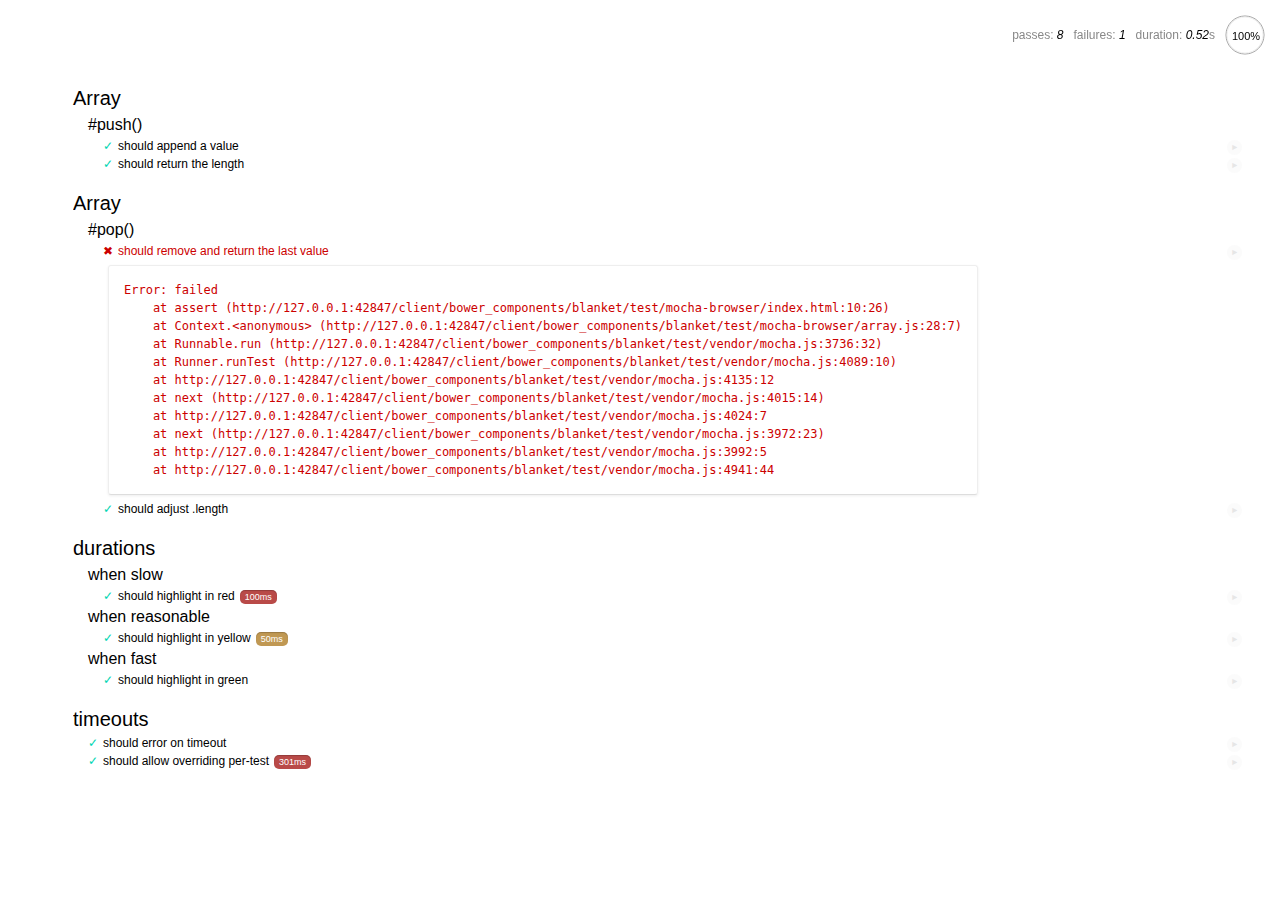
<file: client/bower_components/blanket/test/mocha-browser/index.html>
<html>
  <head>
    <title>Mocha</title>
    <meta http-equiv="Content-Type" content="text/html; charset=UTF-8">
    <link rel="stylesheet" href="../vendor/mocha.css" />
    <script src="../vendor/mocha.js"></script>
    <script>mocha.setup('bdd')</script>
    <script>
      function assert(expr, msg) {
        if (!expr) throw new Error(msg || 'failed');
      }
    </script>
    <script src="array.js"></script>
    <script src="duration.js"></script>
    <script src="timeout.js"></script>
    <script>
      onload = function(){
        var runner = mocha.run();
        runner.globals(['foo', 'bar', 'baz']);

        // runner.on('test end', function(test){
        //   console.log(test.fullTitle());
        // });
      };
    </script>
  </head>
  <body>
    <div id="mocha"></div>
  </body>
</html>
</file>
<file: client/bower_components/blanket/test/vendor/mocha.css>
@charset "UTF-8";
body {
  font: 20px/1.5 "Helvetica Neue", Helvetica, Arial, sans-serif;
  padding: 60px 50px;
}

#mocha ul, #mocha li {
  margin: 0;
  padding: 0;
}

#mocha ul {
  list-style: none;
}

#mocha h1, #mocha h2 {
  margin: 0;
}

#mocha h1 {
  margin-top: 15px;
  font-size: 1em;
  font-weight: 200;
}

#mocha h1 a {
  text-decoration: none;
  color: inherit;
}

#mocha h1 a:hover {
  text-decoration: underline;
}

#mocha .suite .suite h1 {
  margin-top: 0;
  font-size: .8em;
}

.hidden {
  display: none;
}

#mocha h2 {
  font-size: 12px;
  font-weight: normal;
  cursor: pointer;
}

#mocha .suite {
  margin-left: 15px;
}

#mocha .test {
  margin-left: 15px;
}

#mocha .test.pending:hover h2::after {
  content: '(pending)';
  font-family: arial;
}

#mocha .test.pass.medium .duration {
  background: #C09853;
}

#mocha .test.pass.slow .duration {
  background: #B94A48;
}

#mocha .test.pass::before {
  content: '✓';
  font-size: 12px;
  display: block;
  float: left;
  margin-right: 5px;
  color: #00d6b2;
}

#mocha .test.pass .duration {
  font-size: 9px;
  margin-left: 5px;
  padding: 2px 5px;
  color: white;
  -webkit-box-shadow: inset 0 1px 1px rgba(0,0,0,.2);
  -moz-box-shadow: inset 0 1px 1px rgba(0,0,0,.2);
  box-shadow: inset 0 1px 1px rgba(0,0,0,.2);
  -webkit-border-radius: 5px;
  -moz-border-radius: 5px;
  -ms-border-radius: 5px;
  -o-border-radius: 5px;
  border-radius: 5px;
}

#mocha .test.pass.fast .duration {
  display: none;
}

#mocha .test.pending {
  color: #0b97c4;
}

#mocha .test.pending::before {
  content: '◦';
  color: #0b97c4;
}

#mocha .test.fail {
  color: #c00;
}

#mocha .test.fail pre {
  color: black;
}

#mocha .test.fail::before {
  content: '✖';
  font-size: 12px;
  display: block;
  float: left;
  margin-right: 5px;
  color: #c00;
}

#mocha .test pre.error {
  color: #c00;
  max-height: 300px;
  overflow: auto;
}

#mocha .test pre {
  display: inline-block;
  font: 12px/1.5 monaco, monospace;
  margin: 5px;
  padding: 15px;
  border: 1px solid #eee;
  border-bottom-color: #ddd;
  -webkit-border-radius: 3px;
  -webkit-box-shadow: 0 1px 3px #eee;
  -moz-border-radius: 3px;
  -moz-box-shadow: 0 1px 3px #eee;
}

#mocha .test h2 {
  position: relative;
}

#mocha .test a.replay {
  position: absolute;
  top: 3px;
  right: -20px;
  text-decoration: none;
  vertical-align: middle;
  display: block;
  width: 15px;
  height: 15px;
  line-height: 15px;
  text-align: center;
  background: #eee;
  font-size: 15px;
  -moz-border-radius: 15px;
  border-radius: 15px;
  -webkit-transition: opacity 200ms;
  -moz-transition: opacity 200ms;
  transition: opacity 200ms;
  opacity: 0.2;
  color: #888;
}

#mocha .test:hover a.replay {
  opacity: 1;
}

#mocha-report.pass .test.fail {
  display: none;
}

#mocha-report.fail .test.pass {
  display: none;
}

#mocha-error {
  color: #c00;
  font-size: 1.5  em;
  font-weight: 100;
  letter-spacing: 1px;
}

#mocha-stats {
  position: fixed;
  top: 15px;
  right: 10px;
  font-size: 12px;
  margin: 0;
  color: #888;
}

#mocha-stats .progress {
  float: right;
  padding-top: 0;
}

#mocha-stats em {
  color: black;
}

#mocha-stats a {
  text-decoration: none;
  color: inherit;
}

#mocha-stats a:hover {
  border-bottom: 1px solid #eee;
}

#mocha-stats li {
  display: inline-block;
  margin: 0 5px;
  list-style: none;
  padding-top: 11px;
}

code .comment { color: #ddd }
code .init { color: #2F6FAD }
code .string { color: #5890AD }
code .keyword { color: #8A6343 }
code .number { color: #2F6FAD }
</file>
